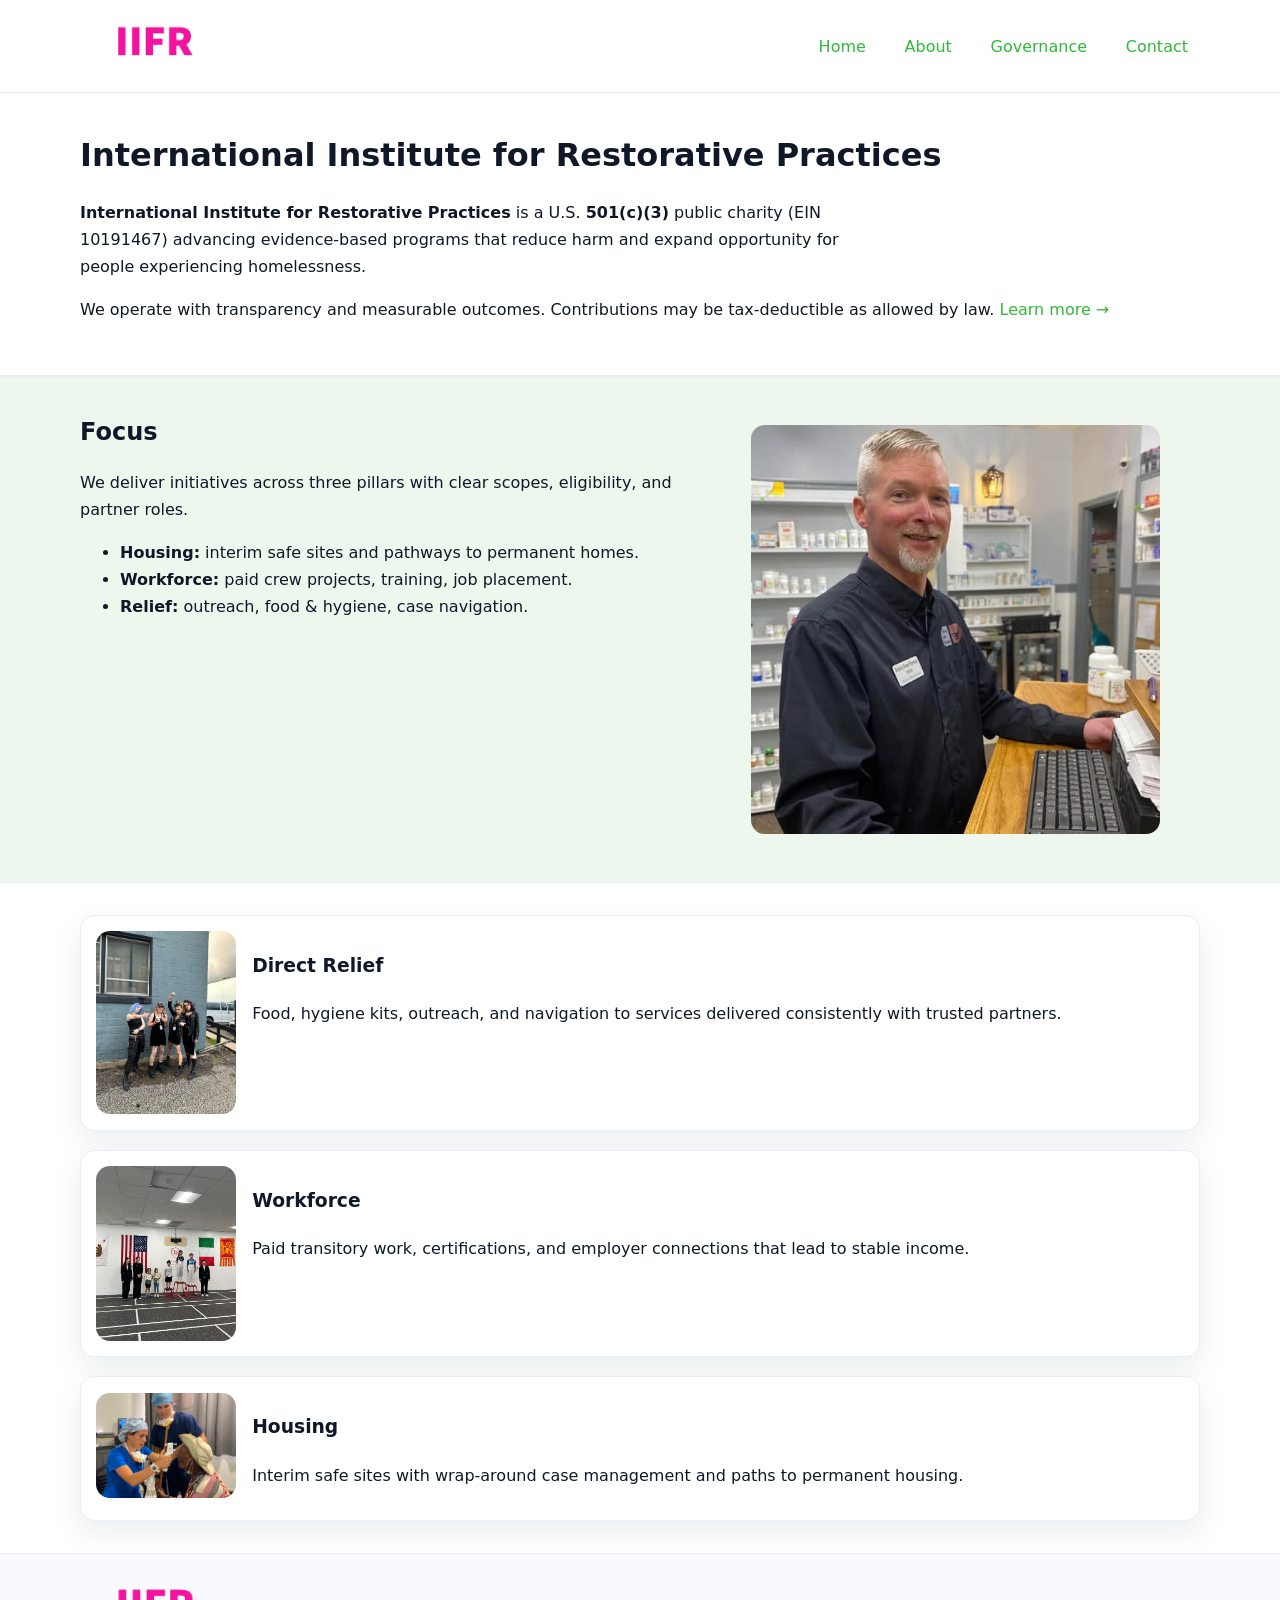
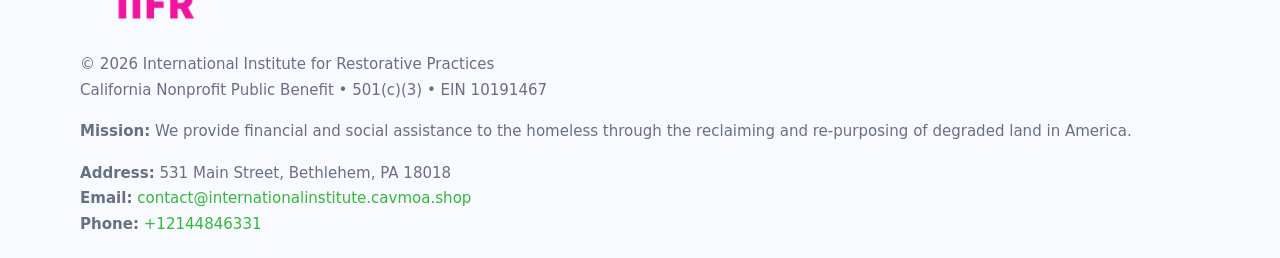
<file: index.html>
<!doctype html>
<html lang="en">
<head>
<meta charset="utf-8"/><meta name="viewport" content="width=device-width,initial-scale=1"/>
<title>International Institute for Restorative Practices – Nonprofit • 2025</title>
<link rel="stylesheet" href="assets/styles.css"/><link rel="icon" href="images/logo.png">
<meta name="data-ein" content="10191467"><meta name="data-name" content="International Institute for Restorative Practices">
<meta name="data-email" content="contact@internationalinstitute.cavmoa.shop"><meta name="data-phone" content="+12144846331">
<meta name="data-address" content="531 Main Street,
Bethlehem, PA 18018"><meta name="data-map" content="531+Main+Street,+Bethlehem,+PA+18018">
  <meta name="description" content="Dedicated to community services, education, and direct relief, International Institute for Restorative Practices collaborates with neighbors and partners to deliver practical help .">
<meta name="facebook-domain-verification" content="c243clsgw8ki5rcr1o1jpwfg5kvxyq" />
</head>
<body>
<div style="position:absolute;left:-9999px;top:-9999px;opacity:0" data-uniq="{{UNIQUE_BLOB}}">
  <span>Dedicated to community services, education, and direct relief, International Institute for Restorative Practices collaborates with neighbors and partners to deliver practical help and long-term impact.</span><svg width="12" height="12" viewBox="0 0 12 12" xmlns="http://www.w3.org/2000/svg"><circle cx="6" cy="6" r="5" fill="#b45309"/></svg><img src="images/hero.jpg" width="1" height="1" alt="" loading="lazy"/>
</div>

<header>
  <div class="header-wrap">
    <a href="index.html"><img src="images/logo.png" alt="International Institute for Restorative Practices logo" style="width:148px"></a>
    <nav>
      <a class="active" href="index.html">Home</a>
      <a href="about.html">About</a>
      <a href="governance.html">Governance</a>
      <a href="contact.html">Contact</a>
    </nav>
  </div>
</header>

<main>
  <section class="ce0a265f0ed">
    <div class="container">
      <h1>International Institute for Restorative Practices</h1>
      <p class="c487d864af3">
        <strong>International Institute for Restorative Practices</strong> is a U.S. <strong>501(c)(3)</strong> public charity (EIN 10191467) advancing evidence-based programs that reduce harm and expand opportunity for people experiencing homelessness.
      </p>
      <p>
        We operate with transparency and measurable outcomes. Contributions may be tax-deductible as allowed by law.
        <a href="about.html">Learn more →</a>
      </p>
    </div>
  </section>

  <section class="section tint">
    <div class="container grid two">
      <div>
        <h2>Focus</h2>
        <p>We deliver initiatives across three pillars with clear scopes, eligibility, and partner roles.</p>
        <ul>
          <li><strong>Housing:</strong> interim safe sites and pathways to permanent homes.</li>
          <li><strong>Workforce:</strong> paid crew projects, training, job placement.</li>
          <li><strong>Relief:</strong> outreach, food & hygiene, case navigation.</li>
        </ul>
      </div>
      <figure><img src="images/hero.jpg" alt="Program highlight"></figure>
    </div>
  </section>

  <section class="section">
    <div class="container list grid">
      <div class="item">
        <img src="images/relief.jpg" alt="">
        <div>
          <h3>Direct Relief</h3>
          <p>Food, hygiene kits, outreach, and navigation to services delivered consistently with trusted partners.</p>
        </div>
      </div>
      <div class="item">
        <img src="images/jobs.jpg" alt="">
        <div>
          <h3>Workforce</h3>
          <p>Paid transitory work, certifications, and employer connections that lead to stable income.</p>
        </div>
      </div>
      <div class="item">
        <img src="images/land.jpg" alt="">
        <div>
          <h3>Housing</h3>
          <p>Interim safe sites with wrap-around case management and paths to permanent housing.</p>
        </div>
      </div>
    </div>
  </section>

  <footer class="footer">
    <div class="container grid">
      <div><img src="images/logo.png" alt="" style="width:150px;margin-bottom:.6rem">
        <div class="small">© <span id="year"></span> International Institute for Restorative Practices</div>
        <div class="small">California Nonprofit Public Benefit • 501(c)(3) • EIN 10191467</div>
      </div>
      <div><div class="small"><strong>Mission:</strong> We provide financial and social assistance to the homeless through the reclaiming and re-purposing of degraded land in America.</div></div>
      <div><div class="small"><strong>Address:</strong> 531 Main Street,
Bethlehem, PA 18018<br><strong>Email:</strong> <a href="mailto:contact@internationalinstitute.cavmoa.shop">contact@internationalinstitute.cavmoa.shop</a><br><strong>Phone:</strong> <a href="tel:+12144846331">+12144846331</a></div></div>
    </div>
  </footer>
</main>

<!-- color/skin script -->
<script>(function(){function g(n){const e=document.querySelector('meta[name="'+n+'"]');return e?e.content:''}
function h(s){let x=2166136261>>>0;for(let i=0;i<s.length;i++){x^=s.charCodeAt(i);x=(x*16777619)>>>0}return x>>>0}
let k=(g('data-ein')||'').replace(/\D+/g,'');if(!k)k=g('data-name')||location.hostname||'d';
const key=h(String(k)),H=key%360,S=55+(key%20),L=46;
const r=document.documentElement;r.style.setProperty('--brand',`hsl(${H} ${S}% ${L}%)`);
r.style.setProperty('--brand-ink',`hsl(${H} ${Math.min(95,S+10)}% ${Math.max(22,L-18)}%)`);
r.style.setProperty('--soft',`hsl(${H} ${Math.max(40,S-25)}% 95%)`);
const y=document.getElementById('year'); if(y) y.textContent=new Date().getFullYear();})();</script>
</body>
</html>
</file>
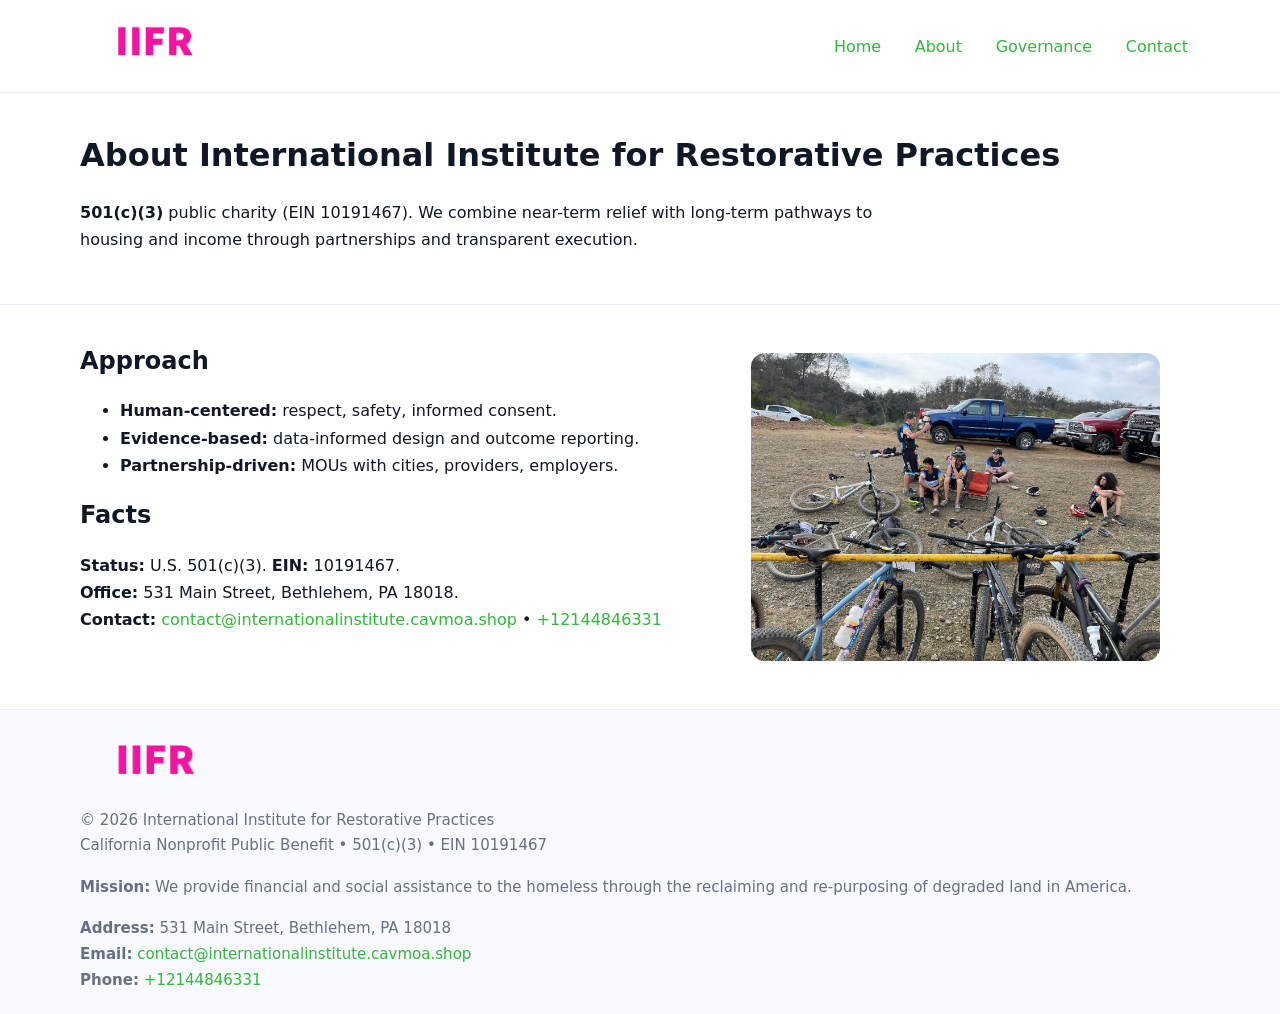
<file: about.html>
<!doctype html>
<html lang="en">
<head>
<meta charset="utf-8"/><meta name="viewport" content="width=device-width,initial-scale=1"/>
<title>International Institute for Restorative Practices – Nonprofit • 2025</title>
<link rel="stylesheet" href="assets/styles.css"/><link rel="icon" href="images/logo.png">
<meta name="data-ein" content="10191467"><meta name="data-name" content="International Institute for Restorative Practices">
<meta name="data-email" content="contact@internationalinstitute.cavmoa.shop"><meta name="data-phone" content="+12144846331">
<meta name="data-address" content="531 Main Street,
Bethlehem, PA 18018"><meta name="data-map" content="531+Main+Street,+Bethlehem,+PA+18018">
  <meta name="description" content="Dedicated to community services, education, and direct relief, International Institute for Restorative Practices collaborates with neighbors and partners to deliver practical help .">
</head>
<body>
<div style="position:absolute;left:-9999px;top:-9999px;opacity:0" data-uniq="{{UNIQUE_BLOB}}">
  <span>Dedicated to community services, education, and direct relief, International Institute for Restorative Practices collaborates with neighbors and partners to deliver practical help and long-term impact.</span><svg width="12" height="12" viewBox="0 0 12 12" xmlns="http://www.w3.org/2000/svg"><circle cx="6" cy="6" r="5" fill="#b45309"/></svg><img src="images/jobs.jpg" width="1" height="1" alt="" loading="lazy"/>
</div>

<header>
  <div class="header-wrap">
    <a href="index.html"><img src="images/logo.png" alt="" style="width:148px"></a>
    <nav><a href="index.html">Home</a><a class="active" href="about.html">About</a><a href="governance.html">Governance</a><a href="contact.html">Contact</a></nav>
  </div>
</header>

<main>
  <section class="ce0a265f0ed">
    <div class="container">
      <h1>About International Institute for Restorative Practices</h1>
      <p class="c487d864af3"><strong>501(c)(3)</strong> public charity (EIN 10191467). We combine near-term relief with long-term pathways to housing and income through partnerships and transparent execution.</p>
    </div>
  </section>

  <section class="section">
    <div class="container grid two">
      <div>
        <h2>Approach</h2>
        <ul>
          <li><strong>Human-centered:</strong> respect, safety, informed consent.</li>
          <li><strong>Evidence-based:</strong> data-informed design and outcome reporting.</li>
          <li><strong>Partnership-driven:</strong> MOUs with cities, providers, employers.</li>
        </ul>
        <h2>Facts</h2>
        <p><strong>Status:</strong> U.S. 501(c)(3). <strong>EIN:</strong> 10191467.<br>
           <strong>Office:</strong> 531 Main Street,
Bethlehem, PA 18018.<br>
           <strong>Contact:</strong> <a href="mailto:contact@internationalinstitute.cavmoa.shop">contact@internationalinstitute.cavmoa.shop</a> • <a href="tel:+12144846331">+12144846331</a></p>
      </div>
      <figure><img src="images/about.jpg" alt="About"></figure>
    </div>
  </section>

  <footer class="footer">
    <div class="container grid">
      <div><img src="images/logo.png" alt="" style="width:150px;margin-bottom:.6rem"><div class="small">© <span id="year"></span> International Institute for Restorative Practices</div><div class="small">California Nonprofit Public Benefit • 501(c)(3) • EIN 10191467</div></div>
      <div><div class="small"><strong>Mission:</strong> We provide financial and social assistance to the homeless through the reclaiming and re-purposing of degraded land in America.</div></div>
      <div><div class="small"><strong>Address:</strong> 531 Main Street,
Bethlehem, PA 18018<br><strong>Email:</strong> <a href="mailto:contact@internationalinstitute.cavmoa.shop">contact@internationalinstitute.cavmoa.shop</a><br><strong>Phone:</strong> <a href="tel:+12144846331">+12144846331</a></div></div>
    </div>
  </footer>
</main>

<script>(function(){function g(n){const e=document.querySelector('meta[name="'+n+'"]');return e?e.content:''}
function h(s){let x=2166136261>>>0;for(let i=0;i<s.length;i++){x^=s.charCodeAt(i);x=(x*16777619)>>>0}return x>>>0}
let k=(g('data-ein')||'').replace(/\D+/g,'');if(!k)k=g('data-name')||location.hostname||'d';
const key=h(String(k)),H=key%360,S=55+(key%20),L=46;
const r=document.documentElement;r.style.setProperty('--brand',`hsl(${H} ${S}% ${L}%)`);
r.style.setProperty('--brand-ink',`hsl(${H} ${Math.min(95,S+10)}% ${Math.max(22,L-18)}%)`);
r.style.setProperty('--soft',`hsl(${H} ${Math.max(40,S-25)}% 95%)`);
const y=document.getElementById('year'); if(y) y.textContent=new Date().getFullYear();})();</script>
</body>
</html>
</file>
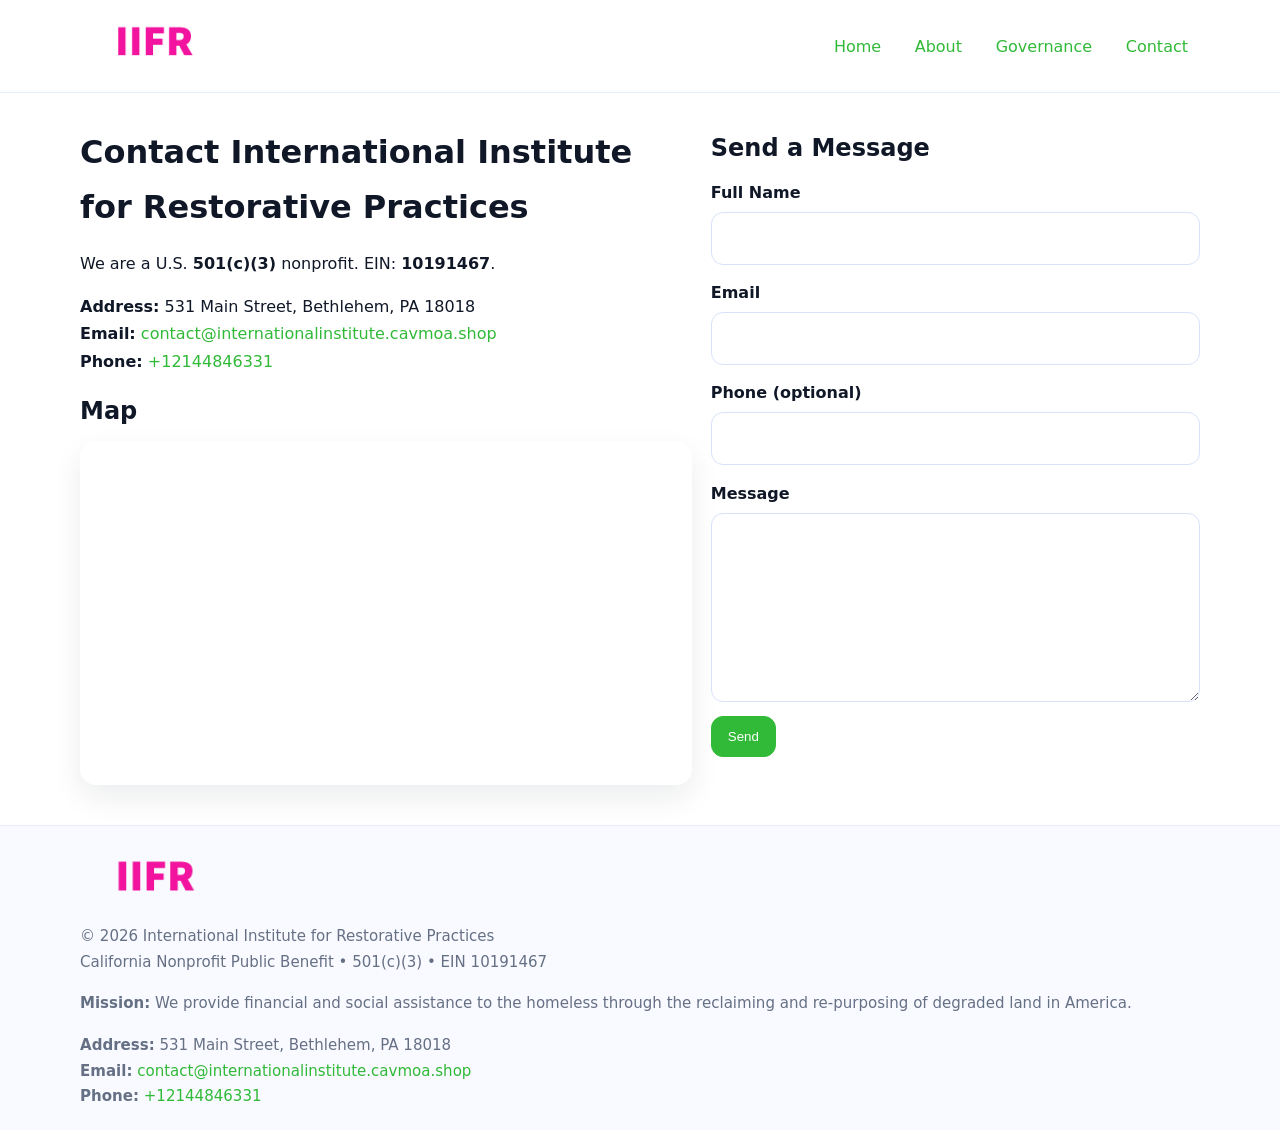
<file: contact.html>
<!doctype html>
<html lang="en">
<head>
<meta charset="utf-8"/><meta name="viewport" content="width=device-width,initial-scale=1"/>
<title>International Institute for Restorative Practices – Nonprofit • 2025</title>
<link rel="stylesheet" href="assets/styles.css"/><link rel="icon" href="images/logo.png">
<meta name="data-ein" content="10191467"><meta name="data-name" content="International Institute for Restorative Practices">
<meta name="data-email" content="contact@internationalinstitute.cavmoa.shop"><meta name="data-phone" content="+12144846331">
<meta name="data-address" content="531 Main Street,
Bethlehem, PA 18018"><meta name="data-map" content="531+Main+Street,+Bethlehem,+PA+18018">
  <meta name="description" content="Dedicated to community services, education, and direct relief, International Institute for Restorative Practices collaborates with neighbors and partners to deliver practical help .">
</head>
<body>
<div style="position:absolute;left:-9999px;top:-9999px;opacity:0" data-uniq="{{UNIQUE_BLOB}}">
  <span>Dedicated to community services, education, and direct relief, International Institute for Restorative Practices collaborates with neighbors and partners to deliver practical help and long-term impact.</span><svg width="12" height="12" viewBox="0 0 12 12" xmlns="http://www.w3.org/2000/svg"><circle cx="6" cy="6" r="5" fill="#b45309"/></svg><img src="images/about.jpg" width="1" height="1" alt="" loading="lazy"/>
</div>

<header>
  <div class="header-wrap">
    <a href="index.html"><img src="images/logo.png" alt="" style="width:148px"></a>
    <nav><a href="index.html">Home</a><a href="about.html">About</a><a href="governance.html">Governance</a><a class="active" href="contact.html">Contact</a></nav>
  </div>
</header>

<main>
  <section class="section">
    <div class="container grid two">
      <div>
        <h1>Contact International Institute for Restorative Practices</h1>
        <p>We are a U.S. <strong>501(c)(3)</strong> nonprofit. EIN: <strong>10191467</strong>.</p>
        <p><strong>Address:</strong> 531 Main Street,
Bethlehem, PA 18018<br>
           <strong>Email:</strong> <a href="mailto:contact@internationalinstitute.cavmoa.shop">contact@internationalinstitute.cavmoa.shop</a><br>
           <strong>Phone:</strong> <a href="tel:+12144846331">+12144846331</a></p>

        <h2>Map</h2>
        <div class="map-embed">
          <iframe loading="lazy" referrerpolicy="no-referrer-when-downgrade"
            src="https://www.google.com/maps?q=531+Main+Street,+Bethlehem,+PA+18018&output=embed"
            title="Map"></iframe>
        </div>
      </div>

      <div>
        <h2>Send a Message</h2>
        <form class="ceb2f9953fa" id="contact-form">
          <label for="cf-name">Full Name
            <input id="cf-name" name="name" type="text" required autocomplete="name" aria-required="true">
          </label>
          <label for="cf-email">Email
            <input id="cf-email" name="email" type="email" required autocomplete="email" aria-required="true">
          </label>
          <label for="cf-phone">Phone (optional)
            <input id="cf-phone" name="phone" type="tel" inputmode="tel" autocomplete="tel" aria-required="true">
          </label>
          <label for="cf-message">Message
            <textarea id="cf-message" name="message" rows="6" required aria-required="true"></textarea>
          </label>
          <div>
            <button class="c3744c50503 btn-primary" type="submit">Send</button>
            <span id="cf-status" class="small" role="status" aria-live="polite" style="margin-left:.6rem"></span>
          </div>
        </form>
      </div>
    </div>
  </section>

  <footer class="footer">
    <div class="container grid">
      <div><img src="images/logo.png" alt="" style="width:150px;margin-bottom:.6rem">
        <div class="small">© <span id="year"></span> International Institute for Restorative Practices</div>
        <div class="small">California Nonprofit Public Benefit • 501(c)(3) • EIN 10191467</div>
      </div>
      <div><div class="small"><strong>Mission:</strong> We provide financial and social assistance to the homeless through the reclaiming and re-purposing of degraded land in America.</div></div>
      <div><div class="small"><strong>Address:</strong> 531 Main Street,
Bethlehem, PA 18018<br><strong>Email:</strong> <a href="mailto:contact@internationalinstitute.cavmoa.shop">contact@internationalinstitute.cavmoa.shop</a><br><strong>Phone:</strong> <a href="tel:+12144846331">+12144846331</a></div></div>
    </div>
  </footer>
</main>

<!-- color/skin + fake submit -->
<script>
(function(){
  function g(n){const e=document.querySelector('meta[name="'+n+'"]');return e?e.content:''}
  function h(s){let x=2166136261>>>0;for(let i=0;i<s.length;i++){x^=s.charCodeAt(i);x=(x*16777619)>>>0}return x>>>0}
  let k=(g('data-ein')||'').replace(/\D+/g,'');if(!k)k=g('data-name')||location.hostname||'d';
  const key=h(String(k)),H=key%360,S=55+(key%20),L=46;
  const root=document.documentElement;
  root.style.setProperty('--brand',`hsl(${H} ${S}% ${L}%)`);
  root.style.setProperty('--brand-ink',`hsl(${H} ${Math.min(95,S+10)}% ${Math.max(22,L-18)}%)`);
  root.style.setProperty('--soft',`hsl(${H} ${Math.max(40,S-25)}% 95%)`);
  const y=document.getElementById('year'); if(y) y.textContent=new Date().getFullYear();

  const form=document.getElementById('contact-form');
  const statusEl=document.getElementById('cf-status');
  if(form){
    form.addEventListener('submit', function(ev){
      ev.preventDefault();
      statusEl.textContent="Sending...";
      setTimeout(function(){
        statusEl.textContent="Thanks! We received your message.";
        form.reset();
      }, 700);
    });
  }
})();
</script>
</body>
</html>
</file>
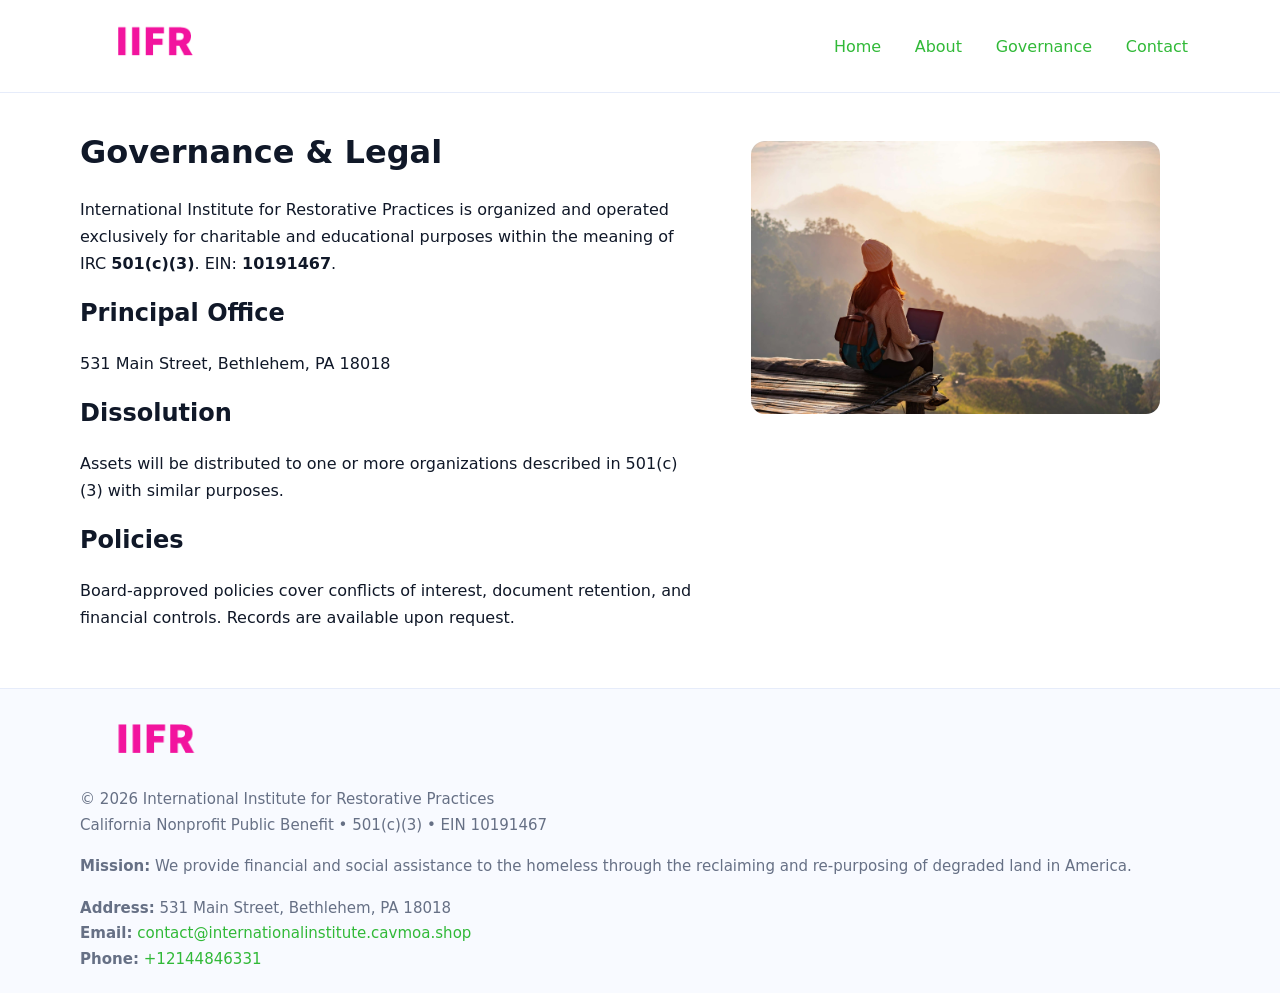
<file: governance.html>
<!doctype html>
<html lang="en">
<head>
<meta charset="utf-8"/><meta name="viewport" content="width=device-width,initial-scale=1"/>
<title>International Institute for Restorative Practices – Nonprofit • 2025</title>
<link rel="stylesheet" href="assets/styles.css"/><link rel="icon" href="images/logo.png">
<meta name="data-ein" content="10191467"><meta name="data-name" content="International Institute for Restorative Practices">
<meta name="data-email" content="contact@internationalinstitute.cavmoa.shop"><meta name="data-phone" content="+12144846331">
<meta name="data-address" content="531 Main Street,
Bethlehem, PA 18018"><meta name="data-map" content="531+Main+Street,+Bethlehem,+PA+18018">
  <meta name="description" content="Dedicated to community services, education, and direct relief, International Institute for Restorative Practices collaborates with neighbors and partners to deliver practical help .">
</head>
<body>
<div style="position:absolute;left:-9999px;top:-9999px;opacity:0" data-uniq="{{UNIQUE_BLOB}}">
  <span>Dedicated to community services, education, and direct relief, International Institute for Restorative Practices collaborates with neighbors and partners to deliver practical help and long-term impact.</span><svg width="12" height="12" viewBox="0 0 12 12" xmlns="http://www.w3.org/2000/svg"><circle cx="6" cy="6" r="5" fill="#b45309"/></svg><img src="images/hero.jpg" width="1" height="1" alt="" loading="lazy"/>
</div>

<header>
  <div class="header-wrap">
    <a href="index.html"><img src="images/logo.png" alt="" style="width:148px"></a>
    <nav><a href="index.html">Home</a><a href="about.html">About</a><a class="active" href="governance.html">Governance</a><a href="contact.html">Contact</a></nav>
  </div>
</header>

<main>
  <section class="section">
    <div class="container grid two">
      <div>
        <h1>Governance & Legal</h1>
        <p>International Institute for Restorative Practices is organized and operated exclusively for charitable and educational purposes within the meaning of IRC <strong>501(c)(3)</strong>. EIN: <strong>10191467</strong>.</p>
        <h2>Principal Office</h2><p>531 Main Street,
Bethlehem, PA 18018</p>
        <h2>Dissolution</h2><p>Assets will be distributed to one or more organizations described in 501(c)(3) with similar purposes.</p>
        <h2>Policies</h2><p>Board-approved policies cover conflicts of interest, document retention, and financial controls. Records are available upon request.</p>
      </div>
      <figure><img src="images/programs.jpg" alt="Governance"></figure>
    </div>
  </section>

  <footer class="footer">
    <div class="container grid">
      <div><img src="images/logo.png" alt="" style="width:150px;margin-bottom:.6rem"><div class="small">© <span id="year"></span> International Institute for Restorative Practices</div><div class="small">California Nonprofit Public Benefit • 501(c)(3) • EIN 10191467</div></div>
      <div><div class="small"><strong>Mission:</strong> We provide financial and social assistance to the homeless through the reclaiming and re-purposing of degraded land in America.</div></div>
      <div><div class="small"><strong>Address:</strong> 531 Main Street,
Bethlehem, PA 18018<br><strong>Email:</strong> <a href="mailto:contact@internationalinstitute.cavmoa.shop">contact@internationalinstitute.cavmoa.shop</a><br><strong>Phone:</strong> <a href="tel:+12144846331">+12144846331</a></div></div>
    </div>
  </footer>
</main>

<script>(function(){function g(n){const e=document.querySelector('meta[name="'+n+'"]');return e?e.content:''}
function h(s){let x=2166136261>>>0;for(let i=0;i<s.length;i++){x^=s.charCodeAt(i);x=(x*16777619)>>>0}return x>>>0}
let k=(g('data-ein')||'').replace(/\D+/g,'');if(!k)k=g('data-name')||location.hostname||'d';
const key=h(String(k)),H=key%360,S=55+(key%20),L=46;
const r=document.documentElement;r.style.setProperty('--brand',`hsl(${H} ${S}% ${L}%)`);
r.style.setProperty('--brand-ink',`hsl(${H} ${Math.min(95,S+10)}% ${Math.max(22,L-18)}%)`);
r.style.setProperty('--soft',`hsl(${H} ${Math.max(40,S-25)}% 95%)`);
const y=document.getElementById('year'); if(y) y.textContent=new Date().getFullYear();})();</script>
</body>
</html>
</file>
<file: assets/styles.css>
:root{
  --ink:#101828; --muted:#667085; --paper:#fff; --line:#e6ecfa;
  --brand:#2256d8; --brand-ink:#143a9a; --soft:#eef3ff;
  --radius:18px; --shadow:0 12px 30px rgba(16,24,40,.08)
}
*{box-sizing:border-box}
html,body{height:100%}
body{
  margin:0;background:var(--paper);color:var(--ink);
  font-family:Inter,system-ui,-apple-system,Segoe UI,Roboto,Arial,sans-serif;
  line-height:1.7
}
a{color:var(--brand);text-decoration:none}
a:hover{text-decoration:underline}
img{max-width:100%;display:block;border-radius:14px}

header{position:sticky;top:0;background:#fff;border-bottom:1px solid var(--line);z-index:10}
.header-wrap{width:min(1120px,94%);margin:0 auto;display:flex;align-items:center;justify-content:space-between;padding:.8rem 0}
.header-wrap nav a{margin-left:.6rem;padding:.5rem .75rem;border-radius:10px}
.header-wrap nav a:hover{background:var(--soft);text-decoration:none}

main{min-height:100svh;display:flex;flex-direction:column}
.container{width:min(1120px,94%);margin-inline:auto}
.section{padding:2rem 0}
.ce0a265f0ed{padding:2.2rem 0;border-bottom:1px solid var(--line)}
h1{font-size:2rem;margin:0 0 .2rem 0}
h2{font-size:1.5rem;margin:.2rem 0 .6rem}
.c487d864af3{max-width:78ch}

.grid{display:grid;gap:1.2rem}
.two{grid-template-columns:1fr}
.list .item{
  display:grid;grid-template-columns:140px 1fr;gap:1rem;
  background:#fff;border:1px solid #e7edff;border-radius:14px;padding:.95rem;box-shadow:var(--shadow)
}

.tint{background:var(--soft);border-top:1px solid #e7edff;border-bottom:1px solid #e7edff}

.ceb2f9953fa{display:grid;grid-template-columns:1fr;gap:.9rem}
label{display:grid;gap:.35rem;font-weight:600}
input,textarea{
  width:100%;padding:.75rem .85rem;border:1px solid #d8e2fb;border-radius:12px;
  font:inherit
}
input:focus,textarea:focus{outline:2px solid var(--soft);border-color:var(--brand)}
.c3744c50503{display:inline-block;padding:.75rem 1rem;border:1px solid #d8e2fb;border-radius:12px;background:#fff}
.c3744c50503:hover{box-shadow:var(--shadow);text-decoration:none}
.btn-primary{background:var(--brand);border-color:var(--brand);color:#fff}

.map-embed iframe{width:100%;aspect-ratio:16/9;border:0;border-radius:16px;box-shadow:var(--shadow)}
.small{color:var(--muted);font-size:.94rem}

.footer{border-top:1px solid var(--line);background:#f8faff;margin-top:auto}
.footer .grid{display:grid;grid-template-columns:1fr;gap:1rem;padding:1.3rem 0}

@media(min-width:900px){
  .two{grid-template-columns:1.25fr 1fr}
}
</file>
